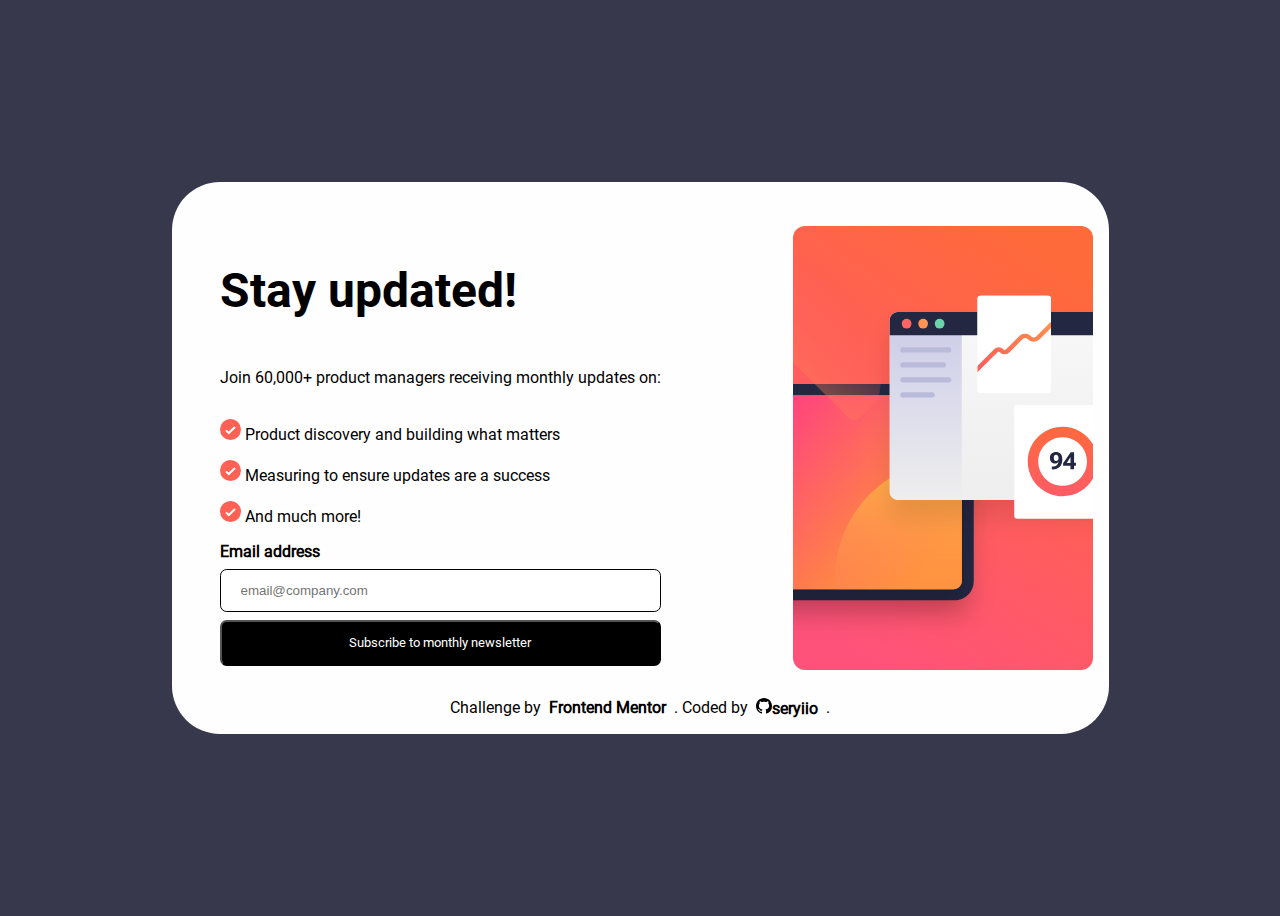
<file: index.html>
<!DOCTYPE html>
<html lang="en">

<head>
  <meta charset="UTF-8">
  <meta name="viewport" content="width=device-width, initial-scale=1.0">
  <!-- displays site properly based on user's device -->

  <link rel="icon" type="image/png" sizes="32x32" href="./assets/images/favicon-32x32.png">
  <link rel="stylesheet" href="style.css">
  <title>Frontend Mentor | Newsletter sign-up form with success message</title>

</head>

<body>
  <div class="container">
    <div class="container__row">
      <div class="container__row--column1">
        <h1>Stay updated!</h1>
        <p>Join 60,000+ product managers receiving monthly updates on:</p>
        <ul>
          <li><img src="./assets/images/icon-list.svg" alt=""> Product discovery and building what matters</li>
          <li><img src="./assets/images/icon-list.svg" alt=""> Measuring to ensure updates are a success</li>
          <li><img src="./assets/images/icon-list.svg" alt=""> And much more!</li>
        </ul>

        <form class="myForm" novalidate>
          <div class="myForm__data">
            <div class="myForm__data--head">
              <label for="validationCustom03" class="form-label fw-bold">Email address</label>
              <div id="invalid-feedback"></div>
            </div>
            <input type="email" class="form-control" id="validateEmail" required placeholder="email@company.com">
          </div>
          <div class="myForm__button">
            <button type="button" onclick="validatedForm()">Subscribe
              to monthly newsletter</button>
          </div>
        </form>
      </div>
      <div class="container__row--column2">
        <img src="./assets/images/illustration-sign-up-desktop.svg" alt="">
      </div>
    </div>
    <div class="footer">
      Challenge by <a href="https://www.frontendmentor.io?ref=challenge" target="_blank">Frontend Mentor</a>.
      Coded by <a href="https://github.com/seryiio"><svg xmlns="http://www.w3.org/2000/svg" width="16" height="16"
          fill="currentColor" class="bi bi-github" viewBox="0 0 16 16">
          <path
            d="M8 0C3.58 0 0 3.58 0 8c0 3.54 2.29 6.53 5.47 7.59.4.07.55-.17.55-.38 0-.19-.01-.82-.01-1.49-2.01.37-2.53-.49-2.69-.94-.09-.23-.48-.94-.82-1.13-.28-.15-.68-.52-.01-.53.63-.01 1.08.58 1.23.82.72 1.21 1.87.87 2.33.66.07-.52.28-.87.51-1.07-1.78-.2-3.64-.89-3.64-3.95 0-.87.31-1.59.82-2.15-.08-.2-.36-1.02.08-2.12 0 0 .67-.21 2.2.82.64-.18 1.32-.27 2-.27s1.36.09 2 .27c1.53-1.04 2.2-.82 2.2-.82.44 1.1.16 1.92.08 2.12.51.56.82 1.27.82 2.15 0 3.07-1.87 3.75-3.65 3.95.29.25.54.73.54 1.48 0 1.07-.01 1.93-.01 2.2 0 .21.15.46.55.38A8.01 8.01 0 0 0 16 8c0-4.42-3.58-8-8-8" />
        </svg>seryiio</a>.
    </div>
  </div>
  <script src="script.js"></script>
</body>

</html>
</file>
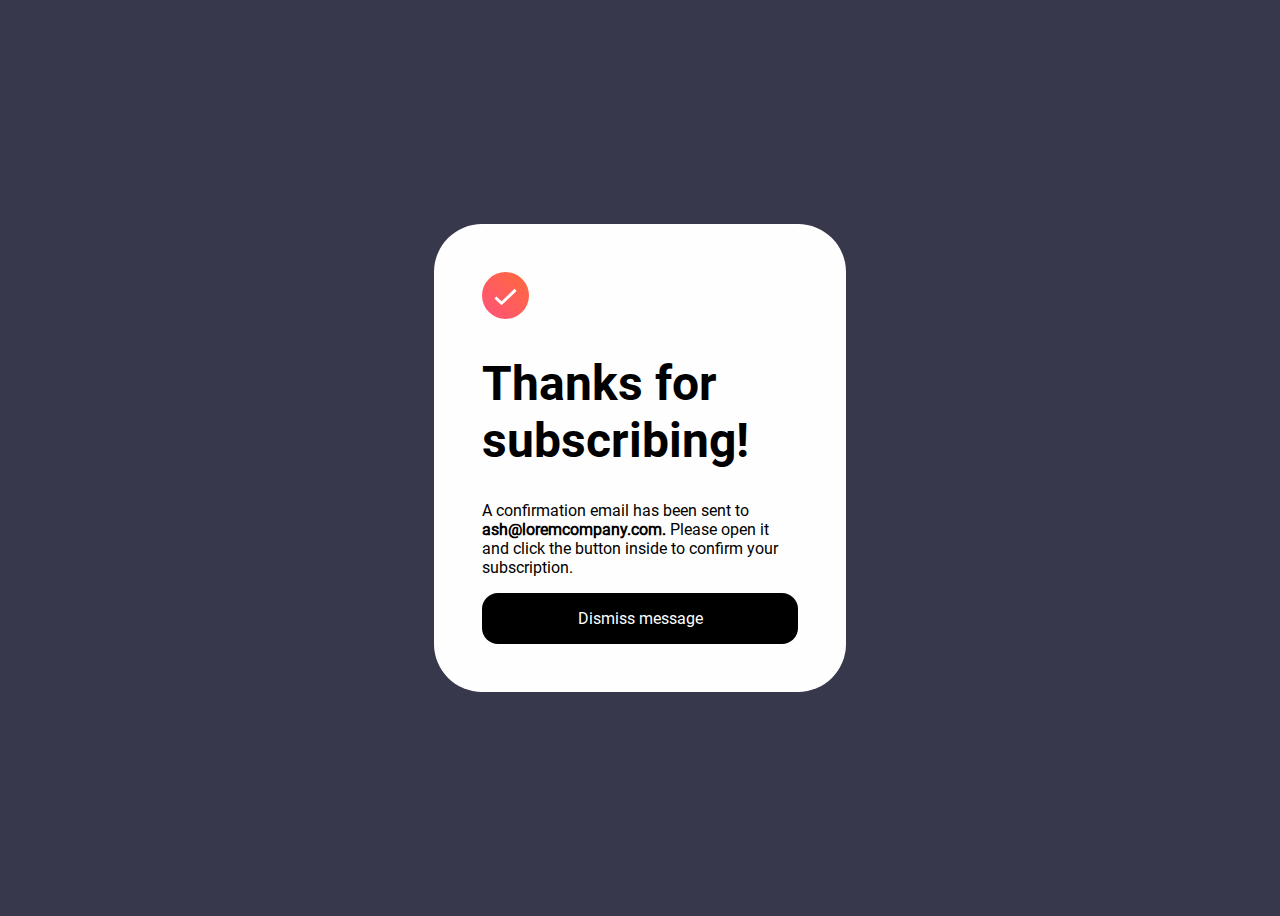
<file: confirmation.html>
<!DOCTYPE html>
<html lang="en">

<head>
    <meta charset="UTF-8">
    <meta name="viewport" content="width=device-width, initial-scale=1.0">
    <title>Document</title>
    <link rel="icon" type="image/png" sizes="32x32" href="./assets/images/favicon-32x32.png">
    <link rel="stylesheet" href="style2.css">
</head>

<body>
    <div class="container">
        <div class="container__message">
            <img src="./assets/images/icon-success.svg" alt="" style="width: 15%; height: auto;">
            <h1>Thanks for subscribing!</h1>
            <p>A confirmation email has been sent to <strong> ash@loremcompany.com.</strong>
                Please open it and click the button inside to confirm your subscription.</p>
        </div>
        <div class="button">
            <a href="./index.html" class="btn w-100 px-5 py-2" type="submit">Dismiss message</a>
        </div>
    </div>
    <script src="script.js"></script>
</body>

</html>
</file>
<file: style.css>
@font-face {
    font-family: 'Roboto-Bold';
    src: url('./assets/fonts/Roboto-Bold.ttf') format('truetype');
    font-weight: bold;
    font-style: normal;
}

@font-face {
    font-family: 'Roboto-Regular';
    src: url('./assets/fonts/Roboto-Regular.ttf') format('truetype');
    font-weight: normal;
    font-style: normal;
}

h1 {
    font-size: 3em;
    font-family: 'Roboto-Bold';
}

h2,
p,
li,
label,
button,
div,
a {
    font-family: 'Roboto-Regular';
}

body {
    display: flex;
    justify-content: center;
    align-items: center;
    background-color: #37384c;
    height: 100vh;
}

.container {
    background-color: #fffefe;
    border-radius: 3em;
    padding: 1em;
}

.container__row {
    display: flex;
}

.container__row--column1 {
    display: flex;
    flex-direction: column;
    justify-content: center;
    align-items: left;
    padding: 2em;
}

.container__row--column1 ul {
    display: flex;
    flex-direction: column;
    gap: 1em;
    list-style: none;
    padding: 0;
}

.container__row--column1 ul {
    display: flex;
    justify-content: center;
    align-items: left;
}

.container__row--column2 {
    display: flex;
    justify-content: right;
    align-items: center;
}

.container__row--column2 img {
    width: 75%;
}

.myForm {
    display: flex;
    flex-direction: column;
    gap: 0.5em;
}

.myForm__data {
    display: flex;
    flex-direction: column;
    gap: 0.5em;
}

.myForm__data label {
    font-weight: bold;
}

.myForm__data input {
    padding: 1em 1.5em 1em 1.5em;
    height: max-content;
    border-radius: 0.5em;
}

.myForm__data--head {
    display: flex;
    justify-content: space-between;
    align-items: center;
}

#invalid-feedback {
    display: none;
}

#validateEmail {
    border: 1px solid rgb(0, 0, 0);
}

#validateEmail.invalid::placeholder {
    color: red;
}

.myForm__button button {
    background-color: black;
    color: white;
    width: 100%;
    padding: 1em 1.5em 1em 1.5em;
    height: max-content;
    border-radius: 0.5em;
    cursor: pointer;
}

.footer {
    display: flex;
    justify-content: center;
    align-items: center;
    gap: 0.5em;
}

.footer a{
    text-decoration: none;
    color: black;
    font-weight: bold;
}

@media screen and (max-width: 768px) {
    body {
        display: block;
        margin: 0;
        padding: 0;
    }

    .container {
        display: flex;
        justify-content: start;
        align-items: left;
        flex-direction: column;
        width: auto;
        height: 100vh;
        border-radius: 0%;
        padding: 0;
        margin: 0;
    }

    .container__row {
        flex-direction: column-reverse;
    }

    .container__row--column2 {
        display: flex;
        justify-content: left;
        height: 25vh;
    }
    .container__row--column2 img{
        width: 100%;
        height: 100%;
        object-fit: cover;
    }

}
</file>
<file: style2.css>
@font-face {
    font-family: 'Roboto-Bold';
    src: url('./assets/fonts/Roboto-Bold.ttf') format('truetype');
    font-weight: bold;
    font-style: normal;
}

@font-face {
    font-family: 'Roboto-Regular';
    src: url('./assets/fonts/Roboto-Regular.ttf') format('truetype');
    font-weight: normal;
    font-style: normal;
}

h1 {
    font-size: 3em;
    font-family: 'Roboto-Bold';
}

h2,
p,
li,
label,
button,
div,
a {
    font-family: 'Roboto-Regular';
}

body {
    display: flex;
    justify-content: center;
    align-items: center;
    background-color: #37384c;
    height: 100vh;
}

.container {
    background-color: #fffefe;
    border-radius: 3em;
    padding: 3em;
    width: 25%;
}

.button {
    display: flex;
    justify-content: center;
    align-items: center;
    background-color: black;
    border-radius: 1em;
    padding: 1em 1.5em 1em 1.5em;
    cursor: pointer;
}

a {
    width: 100%;
    text-align: center;
    text-decoration: none;
    color: white;
}

@media screen and (max-width: 768px) {
    body {
        display: block;
        margin: 0;
        padding: 0;
    }

    .container{
        display: flex;
        justify-content: center;
        align-items: left;
        flex-direction: column;
        width: auto;
        height: 100vh;
        border-radius: 0%;
    }
}
</file>
